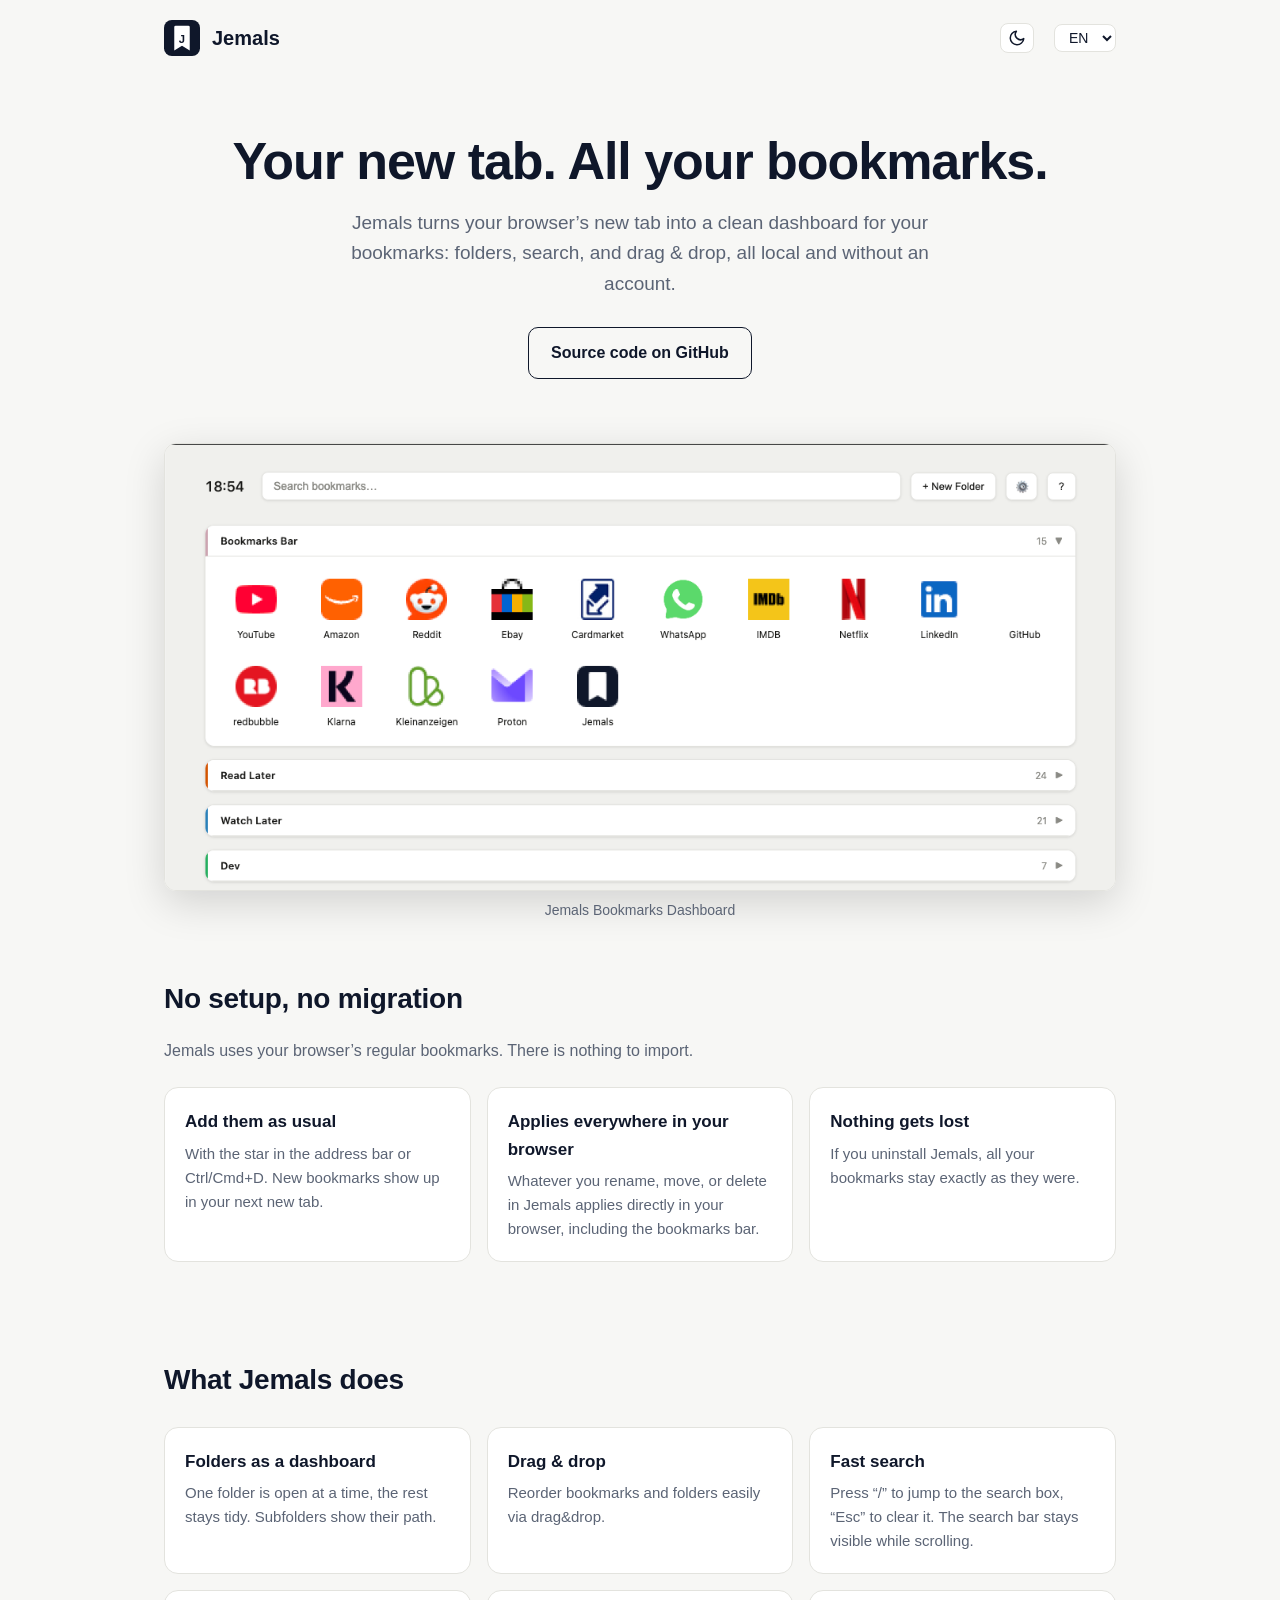
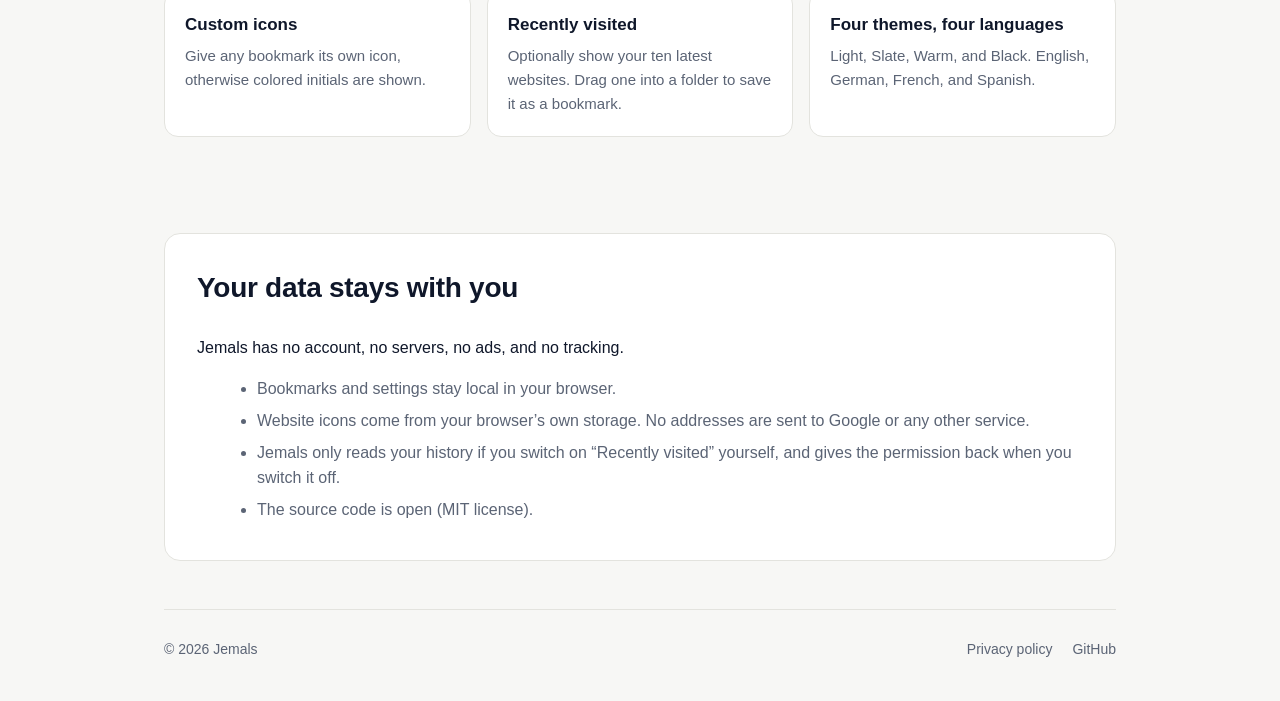
<file: docs/index.html>
<!DOCTYPE html>
<html lang="en">
<head>
<meta charset="UTF-8">
<meta name="viewport" content="width=device-width, initial-scale=1">
<title>Jemals – Bookmarks-Dashboard</title>
<meta name="description" content="Jemals turns your browser’s new tab into a clean dashboard for your bookmarks: folders, search, and drag & drop, all local and without an account.">
<meta name="google-site-verification" content="6uWKDqx0AWr7dTHzBBX1zP5_zTgdkDZhxnO7-qBHXiU" />
<link rel="icon" href="data:image/svg+xml,%3Csvg xmlns='http://www.w3.org/2000/svg' viewBox='0 0 512 512'%3E%3Crect width='512' height='512' rx='112' fill='%230f172a'/%3E%3Cpath d='M166 80h180a20 20 0 0 1 20 20v332l-110-65-110 65V100a20 20 0 0 1 20-20z' fill='%23fff'/%3E%3C/svg%3E">
<style>
:root{color-scheme:light;--bg:#f7f7f5;--surface:#fff;--text:#0f172a;--muted:#5b6475;--border:#e3e3de;--accent:#0f172a;--on-accent:#fff}
@media (prefers-color-scheme:dark){:root:not([data-theme="light"]){color-scheme:dark;--bg:#0b1120;--surface:#131c31;--text:#e8ecf4;--muted:#9aa5bb;--border:#243049;--accent:#e8ecf4;--on-accent:#0b1120}}
:root[data-theme="dark"]{color-scheme:dark;--bg:#0b1120;--surface:#131c31;--text:#e8ecf4;--muted:#9aa5bb;--border:#243049;--accent:#e8ecf4;--on-accent:#0b1120}
*{box-sizing:border-box;margin:0}
html{scroll-behavior:smooth}
body{background:var(--bg);color:var(--text);font:16px/1.6 -apple-system,BlinkMacSystemFont,"Segoe UI",Roboto,Helvetica,Arial,sans-serif}
a{color:inherit}
.wrap{max-width:1000px;margin:0 auto;padding:0 24px}
header{display:flex;align-items:center;gap:20px;padding:20px 0}
.brand{display:flex;align-items:center;gap:12px;font-weight:700;font-size:20px;text-decoration:none;margin-right:auto}
.brand svg{width:36px;height:36px}
nav{display:flex;gap:20px;font-size:15px}
nav a{color:var(--muted);text-decoration:none}nav a:hover{color:var(--text)}
.lang{border:1px solid var(--border);background:var(--surface);color:var(--text);border-radius:8px;padding:4px 10px;font:inherit;font-size:14px;cursor:pointer}
.theme{display:flex;align-items:center;justify-content:center;width:34px;height:30px;border:1px solid var(--border);background:var(--surface);color:var(--text);border-radius:8px;cursor:pointer}
.theme svg{width:18px;height:18px}
.theme .sun{display:none}
:root[data-theme="dark"] .theme .sun{display:block}
:root[data-theme="dark"] .theme .moon{display:none}
.hero{text-align:center;padding:56px 0 40px}
.hero h1{font-size:clamp(32px,6vw,52px);line-height:1.15;letter-spacing:-.02em;max-width:16em;margin:0 auto 16px}
.hero p{color:var(--muted);font-size:19px;max-width:34em;margin:0 auto 28px}
.cta{display:flex;gap:12px;justify-content:center;flex-wrap:wrap}
.btn{display:inline-block;padding:12px 22px;border-radius:10px;font-weight:600;text-decoration:none;border:1px solid var(--accent)}
.btn.primary{background:var(--accent);color:var(--on-accent)}
.btn:hover{opacity:.85}
.shots{display:grid;gap:20px;margin:24px 0 8px}
.shots figure{margin:0}
.shots img{width:100%;height:auto;display:block;border-radius:12px;border:1px solid var(--border);box-shadow:0 12px 40px rgba(0,0,0,.15)}
.shots figcaption{color:var(--muted);font-size:14px;margin-top:8px;text-align:center}
section{padding:48px 0}
h2{font-size:28px;letter-spacing:-.01em;margin-bottom:24px}
.grid{display:grid;grid-template-columns:repeat(auto-fit,minmax(260px,1fr));gap:16px}
.card{background:var(--surface);border:1px solid var(--border);border-radius:14px;padding:20px}
.card h3{font-size:17px;margin-bottom:6px}
.card p{color:var(--muted);font-size:15px}
.privacy{background:var(--surface);border:1px solid var(--border);border-radius:16px;padding:32px}
.privacy ul{margin:16px 0 0 20px;color:var(--muted)}
.privacy li{margin:6px 0}
footer{border-top:1px solid var(--border);padding:28px 0 40px;color:var(--muted);font-size:14px;display:flex;gap:20px;flex-wrap:wrap}
footer a{text-decoration:none}footer a:hover{color:var(--text)}
footer .spacer{margin-right:auto}
[hidden]{display:none!important}
</style>
</head>
<body>
<div class="wrap">
  <header>
    <a class="brand" href="#top" id="top">
      <svg viewBox="0 0 512 512" aria-hidden="true"><rect width="512" height="512" rx="112" fill="#0f172a"/><path d="M166 80h180a20 20 0 0 1 20 20v332l-110-65-110 65V100a20 20 0 0 1 20-20z" fill="#fff"/><text x="256" y="275" fill="#0f172a" font-family="-apple-system,BlinkMacSystemFont,Segoe UI,Roboto,Helvetica,Arial,sans-serif" font-weight="800" font-size="160" text-anchor="middle" dominant-baseline="central">J</text></svg>
      Jemals
    </a>
<!---   
    <nav>
      <a href="#features" data-t="nav_features">Funktionen</a>
      <a href="#privacy" data-t="nav_privacy">Datenschutz</a>
      <a data-link="github" data-t="nav_source" hidden>Quellcode</a>
    </nav> 
--> 
    <button class="theme" id="theme" type="button" title="Hell/Dunkel wechseln" aria-label="Hell/Dunkel wechseln">
      <svg class="moon" viewBox="0 0 24 24" fill="none" stroke="currentColor" stroke-width="2" stroke-linecap="round" stroke-linejoin="round" aria-hidden="true"><path d="M21 12.8A9 9 0 1 1 11.2 3a7 7 0 0 0 9.8 9.8z"/></svg>
      <svg class="sun" viewBox="0 0 24 24" fill="none" stroke="currentColor" stroke-width="2" stroke-linecap="round" stroke-linejoin="round" aria-hidden="true"><circle cx="12" cy="12" r="4"/><path d="M12 2v2M12 20v2M4.9 4.9l1.4 1.4M17.7 17.7l1.4 1.4M2 12h2M20 12h2M4.9 19.1l1.4-1.4M17.7 6.3l1.4-1.4"/></svg>
    </button>
    <select class="lang" id="lang" aria-label="Sprache / Language">
      <option value="de">DE</option>
      <option value="en">EN</option>
    </select>
  </header>

  <main>
    <div class="hero">
      <h1 data-t="h1">Dein neuer Tab. Alle deine Lesezeichen.</h1>
      <p data-t="lead">Jemals macht den neuen Tab in Deinem Browser zum übersichtlichen Dashboard für deine Lesezeichen: Ordner, Suche und Drag &amp; Drop, alles lokal und ohne Konto.</p>
      <div class="cta">
        <a class="btn primary" data-link="store" data-t="cta_store" hidden>Im Chrome Web Store installieren</a>
        <a class="btn" data-link="github" data-t="cta_source" hidden>Quellcode auf GitHub</a>
      </div>
    </div>

    <div class="shots">
      <figure>
        <img src="screenshots/dashboard.png" alt="Jemals Dashboard" onerror="this.closest('figure').hidden=true">
        <figcaption data-t="shot1">Jemals Lesezeichen Dashboard</figcaption>
      </figure>
    </div>

    <section id="how">
      <h2 data-t="h_how">Keine Einrichtung, kein Umzug</h2>
      <p style="color:var(--muted);margin:-8px 0 24px" data-t="p_how">Jemals nutzt die ganz normalen Lesezeichen von Deinem Browser. Es gibt nichts zu importieren.</p>
      <div class="grid">
        <div class="card"><h3 data-t="h1t">Neu anlegen wie gewohnt</h3><p data-t="h1p">Mit dem Stern in der Adressleiste oder mit Strg/Cmd+D. Neue Lesezeichen erscheinen im nächsten neuen Tab.</p></div>
        <div class="card"><h3 data-t="h2t">Gilt überall in Chrome</h3><p data-t="h2p">Was du in Jemals umbenennst, verschiebst oder löschst, gilt direkt in Deinem Browser, auch in der Lesezeichenleiste.</p></div>
        <div class="card"><h3 data-t="h3t">Nichts geht verloren</h3><p data-t="h3p">Deinstallierst du Jemals, bleiben alle Lesezeichen unverändert erhalten.</p></div>
      </div>
    </section>

    <section id="features">
      <h2 data-t="h_features">Was Jemals kann</h2>
      <div class="grid">
        <div class="card"><h3 data-t="f1t">Ordner als Dashboard</h3><p data-t="f1">Immer ein Ordner ist offen, der Rest bleibt aufgeräumt. Unterordner erscheinen mit Pfad.</p></div>
        <div class="card"><h3 data-t="f2t">Drag &amp; Drop</h3><p data-t="f2">Lesezeichen und Ordner einfach umsortieren per drag&drop.</p></div>
        <div class="card"><h3 data-t="f3t">Schnelle Suche</h3><p data-t="f3">Mit „/“ ins Suchfeld springen, mit „Esc“ leeren. Die Suchleiste bleibt beim Scrollen sichtbar.</p></div>
        <div class="card"><h3 data-t="f4t">Eigene Icons</h3><p data-t="f4">Pro Lesezeichen ein eigenes Icon, sonst erscheinen farbige Initialen.</p></div>
        <div class="card"><h3 data-t="f5t">Zuletzt besucht</h3><p data-t="f5">Optional die zehn jüngsten Websites. Per Drag &amp; Drop wird daraus ein Lesezeichen.</p></div>
        <div class="card"><h3 data-t="f6t">Vier Themes, vier Sprachen</h3><p data-t="f6">Hell, Slate, Warm und Schwarz. Deutsch, Englisch, Französisch und Spanisch.</p></div>
      </div>
    </section>

    <section id="privacy">
      <div class="privacy">
        <h2 data-t="h_privacy">Deine Daten bleiben bei dir</h2>
        <p data-t="p_privacy">Jemals hat kein Konto, keine Server, keine Werbung und kein Tracking.</p>
        <ul>
          <li data-t="pr1">Lesezeichen und Einstellungen bleiben lokal im Browser.</li>
          <li data-t="pr2">Website-Icons kommen aus dem browser-eigenen eigenem Speicher. Es werden keine Adressen an Google oder andere Dienste gesendet.</li>
          <li data-t="pr3">Den Verlauf liest Jemals nur, wenn du „Zuletzt besucht“ selbst einschaltest, und gibt die Berechtigung beim Ausschalten wieder ab.</li>
          <li data-t="pr4">Der Quellcode ist offen (MIT-Lizenz).</li>
        </ul>
      </div>
    </section>
  </main>

  <footer>
    <span class="spacer">© 2026 Jemals</span>
    <a data-link="privacy" data-t="f_privacy" hidden>Datenschutzerklärung</a>
    <a data-link="github" data-t="f_source" hidden>GitHub</a>
    <a data-link="mail" data-t="f_contact" hidden>Kontakt</a>
  </footer>
</div>

<script>
// ── Hier anpassen. Leer lassen = Link wird ausgeblendet. ──
const LINKS = {
  store:   '',  // Chrome-Web-Store-URL, sobald die Erweiterung veröffentlicht ist
  github:  'https://github.com/isarisariver/jemals',  // https://github.com/isarisariver/jemals
  privacy: 'https://isarisariver.github.io/jemals/privacy-policy.html',  // Link zur Datenschutzerklärung
  mail:    ''   // mailto:du@example.com
};

const T = {
  de:{theme:'Hell/Dunkel wechseln',nav_features:'Funktionen',nav_privacy:'Datenschutz',nav_source:'Quellcode',
    h1:'Dein neuer Tab. Alle deine Lesezeichen.',
    lead:'Jemals macht den neuen Tab in Deinem Browser zum übersichtlichen Dashboard für deine Lesezeichen: Ordner, Suche und Drag & Drop, alles lokal und ohne Konto.',
    cta_store:'Im Chrome Web Store installieren',cta_source:'Quellcode auf GitHub',
    shot1:'Ein Ordner offen, die anderen aufgeräumt zugeklappt',
    h_how:'Keine Einrichtung, kein Umzug',p_how:'Jemals nutzt die ganz normalen Lesezeichen von Deinem Browser. Es gibt nichts zu importieren.',
    h1t:'Neu anlegen wie gewohnt',h1p:'Mit dem Stern in der Adressleiste oder mit Strg/Cmd+D. Neue Lesezeichen erscheinen im nächsten neuen Tab.',
    h2t:'Gilt überall in Deinem Browser',h2p:'Was du in Jemals umbenennst, verschiebst oder löschst, gilt direkt im Browser, auch in der Lesezeichenleiste.',
    h3t:'Nichts geht verloren',h3p:'Deinstallierst du Jemals, bleiben alle Lesezeichen unverändert erhalten.',
    h_features:'Was Jemals kann',
    f1t:'Ordner als Dashboard',f1:'Immer ein Ordner ist offen, der Rest bleibt aufgeräumt. Unterordner erscheinen mit Pfad.',
    f2t:'Drag & Drop',f2:'Lesezeichen und Ordner einfach umsortieren per drag&drop.',
    f3t:'Schnelle Suche',f3:'Mit „/“ ins Suchfeld springen, mit „Esc“ leeren. Die Suchleiste bleibt beim Scrollen sichtbar.',
    f4t:'Eigene Icons',f4:'Pro Lesezeichen ein eigenes Icon, sonst erscheinen farbige Initialen.',
    f5t:'Zuletzt besucht',f5:'Optional die zehn jüngsten Websites. Per Drag & Drop wird daraus ein Lesezeichen.',
    f6t:'Vier Themes, vier Sprachen',f6:'Hell, Slate, Warm und Schwarz. Deutsch, Englisch, Französisch und Spanisch.',
    h_privacy:'Deine Daten bleiben bei dir',p_privacy:'Jemals hat kein Konto, keine Server, keine Werbung und kein Tracking.',
    pr1:'Lesezeichen und Einstellungen bleiben lokal im Browser.',
    pr2:'Website-Icons kommen aus Deinem Browser eigenem Speicher. Es werden keine Adressen an Google oder andere Dienste gesendet.',
    pr3:'Den Verlauf liest Jemals nur, wenn du „Zuletzt besucht“ selbst einschaltest, und gibt die Berechtigung beim Ausschalten wieder ab.',
    pr4:'Der Quellcode ist offen (MIT-Lizenz).',
    f_privacy:'Datenschutzerklärung',f_source:'GitHub',f_contact:'Kontakt'},
  en:{theme:'Switch light/dark',nav_features:'Features',nav_privacy:'Privacy',nav_source:'Source code',
    h1:'Your new tab. All your bookmarks.',
    lead:'Jemals turns your browser’s new tab into a clean dashboard for your bookmarks: folders, search, and drag & drop, all local and without an account.',
    cta_store:'Install from the Chrome Web Store',cta_source:'Source code on GitHub',
    shot1:'Jemals Bookmarks Dashboard',
    h_how:'No setup, no migration',p_how:'Jemals uses your browser’s regular bookmarks. There is nothing to import.',
    h1t:'Add them as usual',h1p:'With the star in the address bar or Ctrl/Cmd+D. New bookmarks show up in your next new tab.',
    h2t:'Applies everywhere in your browser',h2p:'Whatever you rename, move, or delete in Jemals applies directly in your browser, including the bookmarks bar.',
    h3t:'Nothing gets lost',h3p:'If you uninstall Jemals, all your bookmarks stay exactly as they were.',
    h_features:'What Jemals does',
    f1t:'Folders as a dashboard',f1:'One folder is open at a time, the rest stays tidy. Subfolders show their path.',
    f2t:'Drag & drop',f2:'Reorder bookmarks and folders easily via drag&drop.',
    f3t:'Fast search',f3:'Press “/” to jump to the search box, “Esc” to clear it. The search bar stays visible while scrolling.',
    f4t:'Custom icons',f4:'Give any bookmark its own icon, otherwise colored initials are shown.',
    f5t:'Recently visited',f5:'Optionally show your ten latest websites. Drag one into a folder to save it as a bookmark.',
    f6t:'Four themes, four languages',f6:'Light, Slate, Warm, and Black. English, German, French, and Spanish.',
    h_privacy:'Your data stays with you',p_privacy:'Jemals has no account, no servers, no ads, and no tracking.',
    pr1:'Bookmarks and settings stay local in your browser.',
    pr2:'Website icons come from your browser’s own storage. No addresses are sent to Google or any other service.',
    pr3:'Jemals only reads your history if you switch on “Recently visited” yourself, and gives the permission back when you switch it off.',
    pr4:'The source code is open (MIT license).',
    f_privacy:'Privacy policy',f_source:'GitHub',f_contact:'Contact'}
};

function setLang(l){
  document.documentElement.lang = l;
  document.getElementById('lang').value = l;
  document.querySelectorAll('[data-t]').forEach(el => { el.textContent = T[l][el.dataset.t]; });
  const tb = document.getElementById('theme'); tb.title = T[l].theme; tb.setAttribute('aria-label', T[l].theme);
  document.querySelector('img[alt]').alt = l === 'de' ? 'Jemals Dashboard' : 'Jemals dashboard';
}
document.getElementById('lang').addEventListener('change', e => { setLang(e.target.value); try{localStorage.setItem('lang',e.target.value)}catch{} });
let saved = null; try{ saved = localStorage.getItem('lang') }catch{}
setLang(saved || ((navigator.language || 'de').toLowerCase().startsWith('de') ? 'de' : 'en'));

// Hell/Dunkel: Standard folgt dem System, der Button setzt es von Hand und merkt es sich
const root = document.documentElement;
let theme = null; try{ theme = localStorage.getItem('theme') }catch{}
root.dataset.theme = theme || (matchMedia('(prefers-color-scheme: dark)').matches ? 'dark' : 'light');
document.getElementById('theme').addEventListener('click', () => {
  const next = root.dataset.theme === 'dark' ? 'light' : 'dark';
  root.dataset.theme = next;
  try{ localStorage.setItem('theme', next) }catch{}
});

document.querySelectorAll('[data-link]').forEach(el => {
  const url = LINKS[el.dataset.link];
  if (url) { el.href = url; el.hidden = false; }
});
</script>
</body>
</html>
</file>
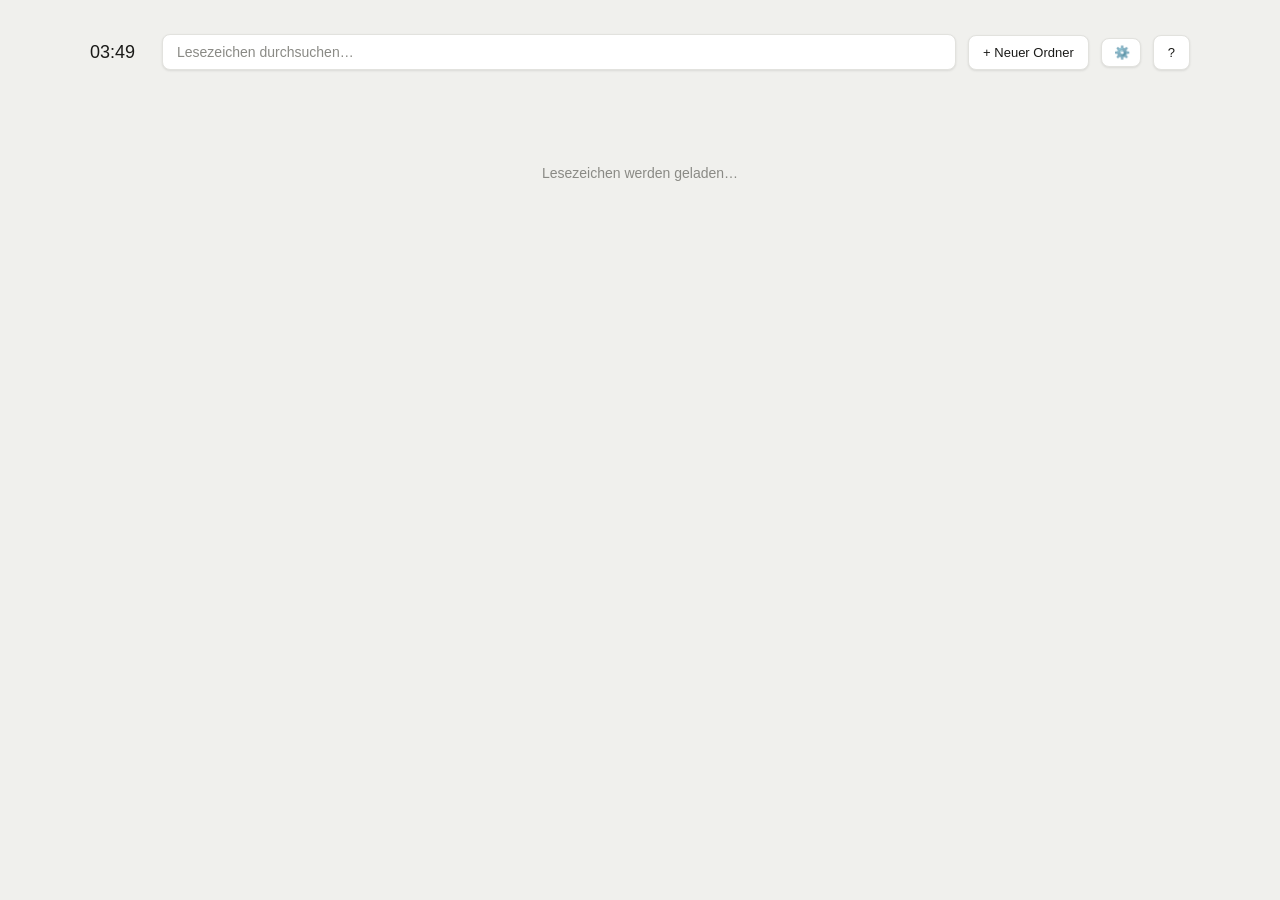
<file: newtab.html>
<!DOCTYPE html>
<html lang="de">
<head>
<meta charset="UTF-8">
<meta name="viewport" content="width=device-width, initial-scale=1.0">
<title>Jemals</title>
<link rel="stylesheet" href="newtab.css">
<link rel="icon" type="image/svg+xml" href="favicon.svg">
</head>
<body>
<div id="app">
  <div class="top-bar">
    <span class="clock" id="clock"></span>
    <input id="search" type="text" placeholder="Lesezeichen durchsuchen…" />
    <button id="btn-new-folder">+ Neuer Ordner</button>
    <button id="btn-settings" title="Einstellungen">⚙️</button>
    <button id="btn-help" title="Hilfe">?</button>
  </div>
  <div id="dashboard"><div id="loading">Lesezeichen werden geladen…</div></div>
</div>

<div id="ctx-menu">
  <div class="ctx-item" id="ctx-rename">Umbenennen</div>
  <div class="ctx-item" id="ctx-edit-url" style="display:none">URL ändern</div>
  <div class="ctx-item" id="ctx-change-icon" style="display:none">Icon ändern…</div>
  <div class="ctx-item" id="ctx-reset-icon" style="display:none">Icon zurücksetzen</div>
  <div class="ctx-item" id="ctx-open-all" style="display:none">Alle öffnen</div>
  <div class="ctx-item" id="ctx-sort" style="display:none">Alphabetisch sortieren</div>
  <div class="ctx-item" id="ctx-color" style="display:none">Farbe ändern…</div>
  <div class="ctx-sep"></div>
  <div class="ctx-item danger" id="ctx-delete">Löschen</div>
</div>

<div id="modal-overlay">
  <div id="modal">
    <h3 id="modal-title"></h3>
    <div id="modal-body"></div>
    <div class="modal-actions">
      <button class="btn btn-cancel" id="modal-cancel">Abbrechen</button>
      <button class="btn btn-confirm" id="modal-confirm">Speichern</button>
    </div>
  </div>
</div>

<!-- Settings Modal -->
<div id="settings-overlay">
  <div id="settings-modal">
    <div id="settings-header">
      <h3 id="settings-title">Einstellungen</h3>
      <button id="settings-close">✕</button>
    </div>
    <div id="settings-body">

      <!-- Theme -->
      <div class="settings-section">
        <div class="settings-section-title" id="st-appearance">Erscheinungsbild</div>
        <div class="settings-row">
          <label class="settings-label" id="st-theme">Theme</label>
          <select class="settings-select" id="settings-theme">
            <option value="light">☀️ Light</option>
            <option value="slate">🌙 Slate</option>
            <option value="warm">🟤 Warm</option>
            <option value="black">⬛ Black</option>
          </select>
        </div>
        <div class="settings-row">
          <label class="settings-label" id="st-lang">Sprache</label>
          <select class="settings-select" id="settings-lang">
            <option value="auto">🌐 Auto</option>
            <option value="de">🇩🇪 Deutsch</option>
            <option value="en">🇬🇧 English</option>
            <option value="fr">🇫🇷 Français</option>
            <option value="es">🇪🇸 Español</option>
          </select>
        </div>
      </div>

      <!-- Uhrzeit -->
      <div class="settings-section">
        <div class="settings-section-title" id="st-clock-section">Uhrzeit</div>
        <div class="settings-row">
          <label class="settings-label" id="st-clock-format">Format</label>
          <div class="settings-toggle-group">
            <button class="toggle-btn active" id="toggle-24h">24h</button>
            <button class="toggle-btn" id="toggle-12h">12h</button>
          </div>
        </div>
      </div>

      <!-- Verhalten -->
      <div class="settings-section">
        <div class="settings-section-title" id="st-behavior">Verhalten</div>
        <div class="settings-row">
          <div>
            <div class="settings-label" id="st-open-tab">Links öffnen</div>
            <div class="settings-hint" id="st-open-tab-hint">Im gleichen oder einem neuen Tab</div>
          </div>
          <div class="settings-toggle-group">
            <button class="toggle-btn active" id="toggle-same-tab">Gleicher Tab</button>
            <button class="toggle-btn" id="toggle-new-tab">Neuer Tab</button>
          </div>
        </div>
        <div class="settings-row">
          <div>
            <div class="settings-label" id="st-animations">Animationen</div>
            <div class="settings-hint" id="st-animations-hint">Ordner öffnen/schließen animieren</div>
          </div>
          <label class="switch">
            <input type="checkbox" id="toggle-animations" checked>
            <span class="slider"></span>
          </label>
        </div>
      </div>

      <!-- Sektionen -->
      <div class="settings-section">
        <div class="settings-section-title" id="st-sections">Sektionen</div>
        <div class="settings-row">
          <div>
            <div class="settings-label" id="st-recently-visited">Zuletzt besucht</div>
            <div class="settings-hint" id="st-recently-visited-hint">Zeigt kürzlich besuchte Seiten oben an</div>
          </div>
          <label class="switch">
            <input type="checkbox" id="toggle-recent">
            <span class="slider"></span>
          </label>
        </div>
        <div class="settings-row">
          <div>
            <div class="settings-label" id="st-default-folder">Standard-Ordner</div>
            <div class="settings-hint" id="st-default-folder-hint">Standardmäßig aufgeklappter Ordner</div>
          </div>
          <select class="settings-select" id="settings-default-folder">
            <option value="1">Bookmarks Bar</option>
          </select>
        </div>
      </div>

      <!-- Ordner ausblenden -->
      <div class="settings-section">
        <div class="settings-section-title" id="st-hidden-folders">Ordner ausblenden</div>
        <div class="settings-hint" style="padding: 0 0 12px" id="st-hidden-folders-hint">Ausgeblendete Ordner werden nicht angezeigt</div>
        <div id="settings-folder-list">
          <!-- Wird dynamisch befüllt -->
        </div>
      </div>

    </div>
  </div>
</div>

<!-- Help Modal -->
<div id="help-overlay">
  <div id="help-modal">
    <div id="help-header">
      <h3>Jemals — Übersicht</h3>
      <button id="help-close">✕</button>
    </div>
    <div id="help-body">
      <div class="help-section">
        <div class="help-icon">🖱️</div>
        <div>
          <div class="help-title">Navigieren</div>
          <div class="help-desc">Klick auf einen Ordner-Header öffnet ihn (alle anderen klappen zu). Nochmal klicken schließt ihn wieder.</div>
        </div>
      </div>
      <div class="help-section">
        <div class="help-icon">✋</div>
        <div>
          <div class="help-title">Drag & Drop</div>
          <div class="help-desc">Bookmarks innerhalb und zwischen Ordnern verschieben. Ordner-Reihenfolge durch Ziehen am Header ändern.</div>
        </div>
      </div>
      <div class="help-section">
        <div class="help-icon">🖱️²</div>
        <div>
          <div class="help-title">Rechtsklick auf Bookmark</div>
          <div class="help-desc">Umbenennen · URL ändern · Icon ändern · Icon zurücksetzen · Löschen</div>
        </div>
      </div>
      <div class="help-section">
        <div class="help-icon">🖱️²</div>
        <div>
          <div class="help-title">Rechtsklick auf Ordner</div>
          <div class="help-desc">Umbenennen · Alle Bookmarks auf einmal öffnen · Alphabetisch sortieren · Farbe ändern · Löschen</div>
        </div>
      </div>
      <div class="help-section">
        <div class="help-icon">⌨️</div>
        <div>
          <div class="help-title">Keyboard Shortcuts</div>
          <div class="help-desc"><kbd>/</kbd> Suche fokussieren &nbsp;·&nbsp; <kbd>Esc</kbd> Suche leeren</div>
        </div>
      </div>
      <div class="help-section">
        <div class="help-icon">🎨</div>
        <div>
          <div class="help-title">Themes</div>
          <div class="help-desc">Light · Slate · Warm · True Black — in den Einstellungen änderbar.</div>
        </div>
      </div>
      <div class="help-section">
        <div class="help-icon">🖼️</div>
        <div>
          <div class="help-title">Custom Icons</div>
          <div class="help-desc">Rechtsklick auf ein Bookmark → "Icon ändern" — eigenes Bild hochladen. Wird lokal gespeichert.</div>
        </div>
      </div>
    </div>
  </div>
</div>

<button id="btn-top" type="button" title="Nach oben" aria-label="Nach oben">
  <svg viewBox="0 0 24 24" width="20" height="20" fill="none" stroke="currentColor" stroke-width="2.5" stroke-linecap="round" stroke-linejoin="round" aria-hidden="true"><path d="M12 19V5M5 12l7-7 7 7"/></svg>
</button>

<script src="i18n.js"></script>
<script type="module" src="init.js"></script>
</body>
</html>
</file>
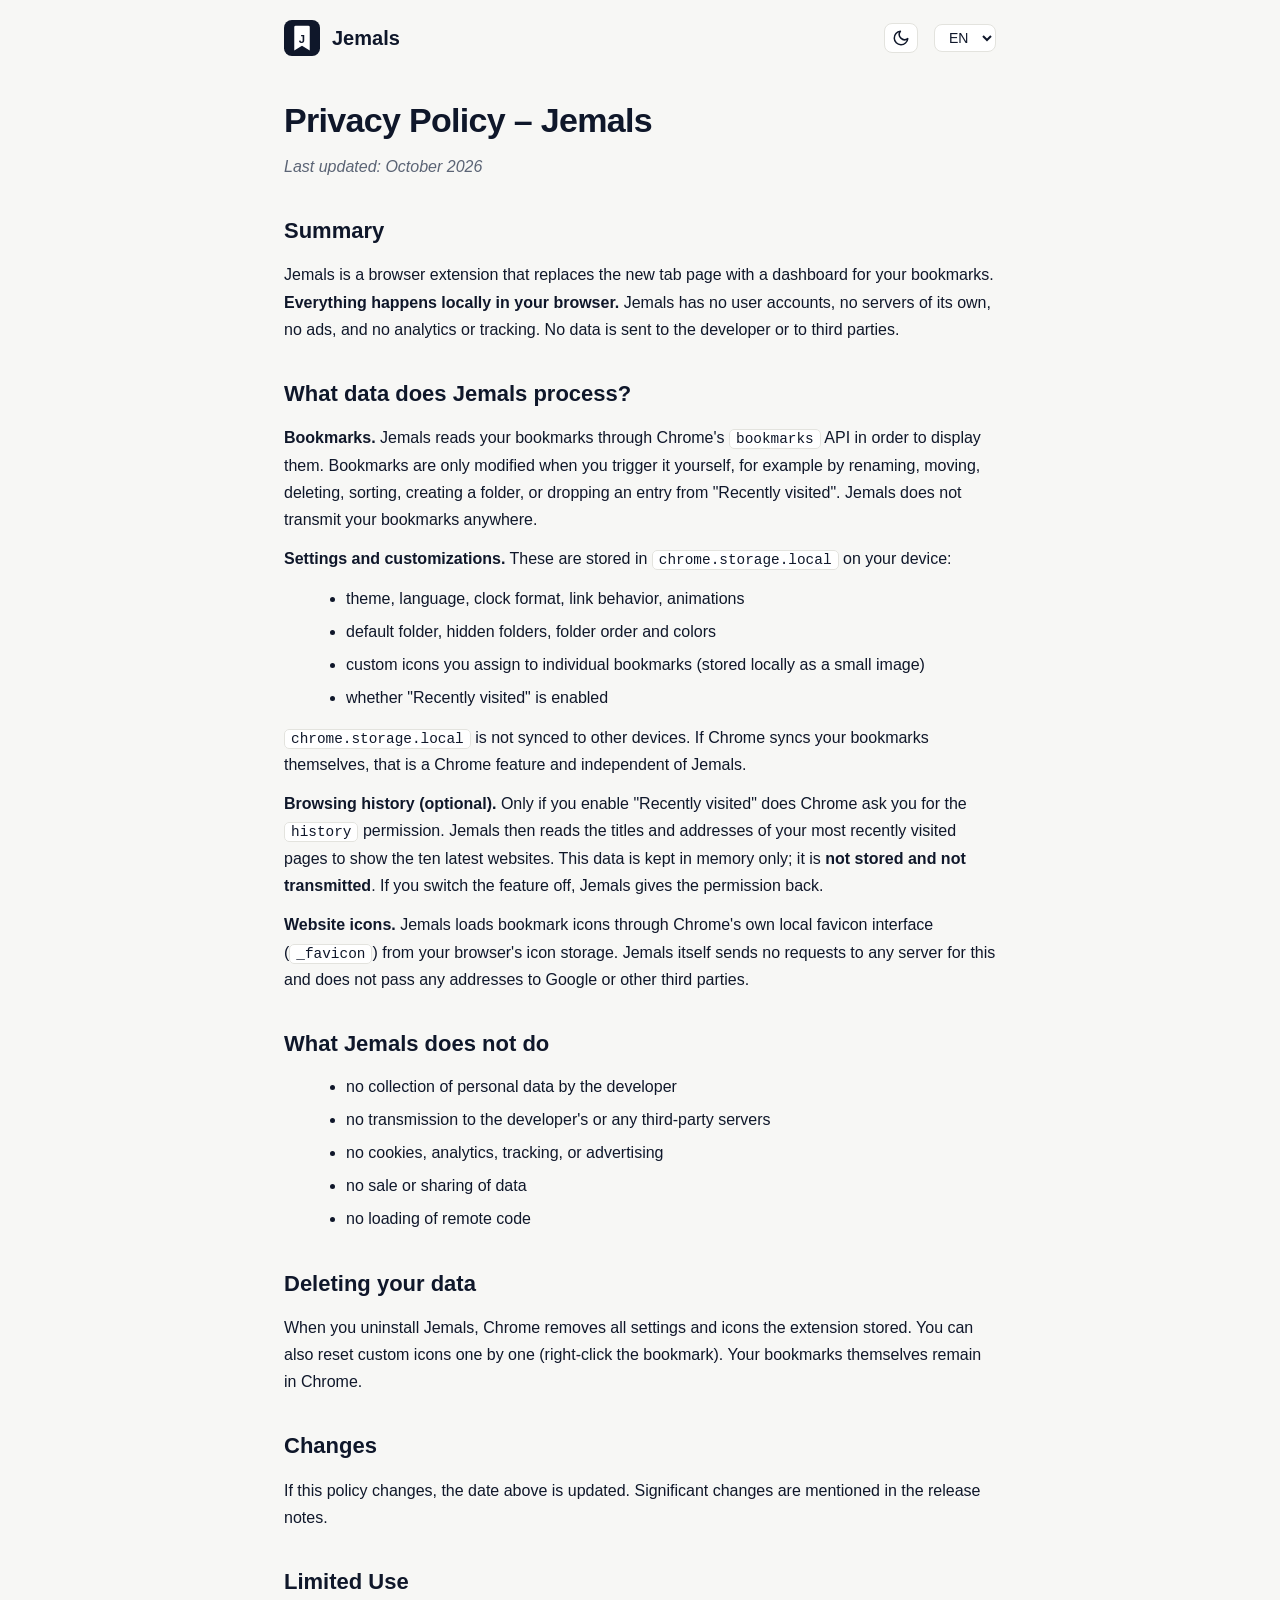
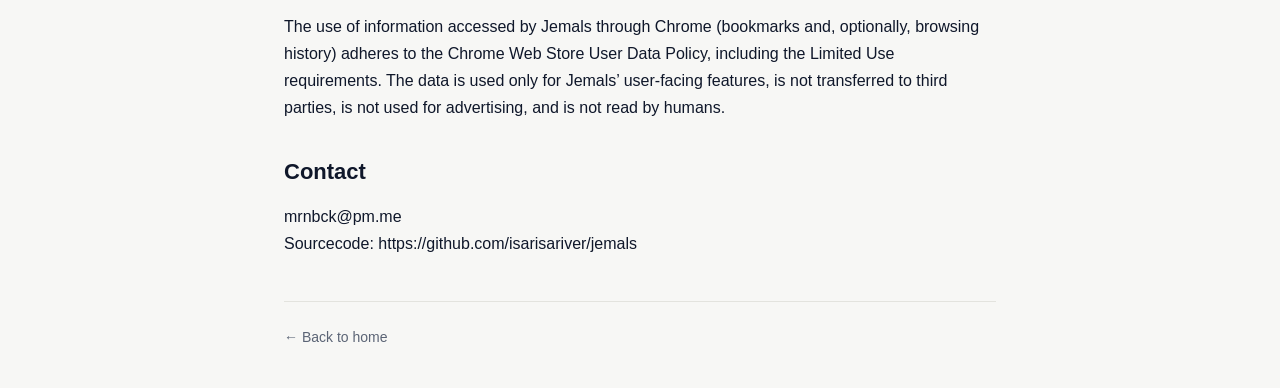
<file: docs/privacy-policy.html>
<!DOCTYPE html>
<html lang="de">
<head>
<meta charset="UTF-8">
<meta name="viewport" content="width=device-width, initial-scale=1">
<title>Datenschutzerklärung – Jemals</title>
<meta name="robots" content="index,follow">
<link rel="icon" href="data:image/svg+xml,%3Csvg xmlns='http://www.w3.org/2000/svg' viewBox='0 0 512 512'%3E%3Crect width='512' height='512' rx='112' fill='%230f172a'/%3E%3Cpath d='M166 80h180a20 20 0 0 1 20 20v332l-110-65-110 65V100a20 20 0 0 1 20-20z' fill='%23fff'/%3E%3C/svg%3E">
<style>
:root{color-scheme:light;--bg:#f7f7f5;--surface:#fff;--text:#0f172a;--muted:#5b6475;--border:#e3e3de;--accent:#0f172a}
@media (prefers-color-scheme:dark){:root:not([data-theme="light"]){color-scheme:dark;--bg:#0b1120;--surface:#131c31;--text:#e8ecf4;--muted:#9aa5bb;--border:#243049;--accent:#e8ecf4}}
:root[data-theme="dark"]{color-scheme:dark;--bg:#0b1120;--surface:#131c31;--text:#e8ecf4;--muted:#9aa5bb;--border:#243049;--accent:#e8ecf4}
*{box-sizing:border-box;margin:0}
body{background:var(--bg);color:var(--text);font:16px/1.7 -apple-system,BlinkMacSystemFont,"Segoe UI",Roboto,Helvetica,Arial,sans-serif}
a{color:inherit}
.wrap{max-width:760px;margin:0 auto;padding:0 24px}
header{display:flex;align-items:center;gap:16px;padding:20px 0}
.brand{display:flex;align-items:center;gap:12px;font-weight:700;font-size:20px;text-decoration:none;margin-right:auto}
.brand svg{width:36px;height:36px}
.lang,.theme{border:1px solid var(--border);background:var(--surface);color:var(--text);border-radius:8px;cursor:pointer;font:inherit}
.lang{padding:4px 10px;font-size:14px}
.theme{display:flex;align-items:center;justify-content:center;width:34px;height:30px}
.theme svg{width:18px;height:18px}
.theme .sun{display:none}
:root[data-theme="dark"] .theme .sun{display:block}
:root[data-theme="dark"] .theme .moon{display:none}
article{padding:24px 0 32px}
article h1{font-size:34px;line-height:1.2;letter-spacing:-.02em;margin-bottom:8px}
article h2{font-size:22px;margin:32px 0 10px}
article p{margin:12px 0}
article ul{margin:10px 0 10px 22px}
article li{margin:6px 0}
article em{color:var(--muted)}
article code{background:var(--surface);border:1px solid var(--border);border-radius:5px;padding:1px 6px;font-size:.9em}
footer{border-top:1px solid var(--border);padding:24px 0 40px;font-size:14px;color:var(--muted)}
footer a{text-decoration:none}footer a:hover{color:var(--text)}
[hidden]{display:none!important}
</style>
</head>
<body>
<div class="wrap">
  <header>
    <a class="brand" href="index.html">
      <svg viewBox="0 0 512 512" aria-hidden="true"><rect width="512" height="512" rx="112" fill="#0f172a"/><path d="M166 80h180a20 20 0 0 1 20 20v332l-110-65-110 65V100a20 20 0 0 1 20-20z" fill="#fff"/><text x="256" y="275" fill="#0f172a" font-family="-apple-system,BlinkMacSystemFont,Segoe UI,Roboto,Helvetica,Arial,sans-serif" font-weight="800" font-size="160" text-anchor="middle" dominant-baseline="central">J</text></svg>
      Jemals
    </a>
    <button class="theme" id="theme" type="button" title="Hell/Dunkel wechseln" aria-label="Hell/Dunkel wechseln">
      <svg class="moon" viewBox="0 0 24 24" fill="none" stroke="currentColor" stroke-width="2" stroke-linecap="round" stroke-linejoin="round" aria-hidden="true"><path d="M21 12.8A9 9 0 1 1 11.2 3a7 7 0 0 0 9.8 9.8z"/></svg>
      <svg class="sun" viewBox="0 0 24 24" fill="none" stroke="currentColor" stroke-width="2" stroke-linecap="round" stroke-linejoin="round" aria-hidden="true"><circle cx="12" cy="12" r="4"/><path d="M12 2v2M12 20v2M4.9 4.9l1.4 1.4M17.7 17.7l1.4 1.4M2 12h2M20 12h2M4.9 19.1l1.4-1.4M17.7 6.3l1.4-1.4"/></svg>
    </button>
    <select class="lang" id="lang" aria-label="Sprache / Language">
      <option value="de">DE</option>
      <option value="en">EN</option>
    </select>
  </header>

  <main>
<article lang="de" data-title="Datenschutzerklärung – Jemals">
<h1>Datenschutzerklärung – Jemals</h1>
<p><em>Stand: Oktober 2026</em></p>
<h2>Kurzfassung</h2>
<p>Jemals ist eine Browser-Erweiterung, die den neuen Tab durch ein Dashboard für deine Lesezeichen ersetzt. <strong>Alles passiert lokal in deinem Browser.</strong> Jemals hat kein Benutzerkonto, keine eigenen Server, keine Werbung, keine Analyse- oder Tracking-Werkzeuge. Es werden keine Daten an den Entwickler oder an Dritte übertragen.</p>
<h2>Welche Daten verarbeitet Jemals?</h2>
<p><strong>Lesezeichen.</strong> Jemals liest deine Lesezeichen über die Chrome-Schnittstelle <code>bookmarks</code>, um sie anzuzeigen. Lesezeichen werden nur dann geändert, wenn du es selbst auslöst, etwa durch Umbenennen, Verschieben, Löschen, Sortieren, das Anlegen eines Ordners oder das Ablegen eines Eintrags aus „Zuletzt besucht“. Die Lesezeichen verlassen dein Gerät nicht über Jemals.</p>
<p><strong>Einstellungen und Anpassungen.</strong> Diese werden in <code>chrome.storage.local</code> auf deinem Gerät gespeichert:</p>
<ul><li>Theme, Sprache, Uhrzeitformat, Verhalten beim Öffnen von Links, Animationen</li><li>Standard-Ordner, ausgeblendete Ordner, Reihenfolge und Farben der Ordner</li><li>eigene Icons, die du einzelnen Lesezeichen zuweist (als kleines Bild lokal gespeichert)</li><li>ob „Zuletzt besucht“ aktiviert ist</li></ul>
<p><code>chrome.storage.local</code> wird nicht mit anderen Geräten synchronisiert. Werden deine Lesezeichen selbst von Chrome synchronisiert, ist das eine Funktion von Chrome und unabhängig von Jemals.</p>
<p><strong>Browserverlauf (optional).</strong> Nur wenn du „Zuletzt besucht“ aktivierst, fragt Chrome dich nach der Berechtigung <code>history</code>. Jemals liest dann Titel und Adressen deiner zuletzt besuchten Seiten, um die zehn jüngsten Websites anzuzeigen. Diese Daten werden nur im Arbeitsspeicher gehalten, <strong>nicht gespeichert und nicht übertragen</strong>. Schaltest du die Funktion aus, gibt Jemals die Berechtigung wieder ab.</p>
<p><strong>Website-Icons.</strong> Die Icons der Lesezeichen lädt Jemals über Chromes eigene, lokale Favicon-Schnittstelle (<code>_favicon</code>) aus dem Icon-Speicher deines Browsers. Jemals selbst sendet dafür keine Anfragen an Server und gibt keine Adressen an Google oder andere Dritte weiter.</p>
<h2>Was Jemals nicht tut</h2>
<ul><li>keine Erhebung personenbezogener Daten durch den Entwickler</li><li>keine Übertragung an eigene oder fremde Server</li><li>keine Cookies, keine Analyse, kein Tracking, keine Werbung</li><li>kein Verkauf oder Weitergabe von Daten</li><li>kein Nachladen von Code aus dem Internet</li></ul>
<h2>Löschen deiner Daten</h2>
<p>Deinstallierst du Jemals, entfernt Chrome alle von der Erweiterung gespeicherten Einstellungen und Icons. Eigene Icons kannst du jederzeit einzeln zurücksetzen (Rechtsklick auf das Lesezeichen). Deine Lesezeichen selbst bleiben in Chrome erhalten.</p>
<h2>Änderungen</h2>
<p>Wird diese Erklärung geändert, steht das aktuelle Datum oben. Wesentliche Änderungen werden in den Versionshinweisen genannt.</p>
<h2>Eingeschränkte Nutzung (Limited Use)</h2>
<p>Die Nutzung von Informationen, auf die Jemals über Chrome zugreift (Lesezeichen und, optional, der Browserverlauf), erfolgt gemäß der Nutzerdaten-Richtlinie des Chrome Web Store, einschließlich der Anforderungen zur eingeschränkten Nutzung. Die Daten werden ausschließlich für die Funktionen von Jemals verwendet, nicht an Dritte übertragen, nicht für Werbung genutzt und von Menschen nicht eingesehen.</p>
<h2>Kontakt</h2>
<p>mrnbck@pm.me<br>
Quellcode: https://github.com/isarisariver/jemals</p>
</article>
<article lang="en" data-title="Privacy Policy – Jemals" hidden>
<h1>Privacy Policy – Jemals</h1>
<p><em>Last updated: October 2026</em></p>
<h2>Summary</h2>
<p>Jemals is a browser extension that replaces the new tab page with a dashboard for your bookmarks. <strong>Everything happens locally in your browser.</strong> Jemals has no user accounts, no servers of its own, no ads, and no analytics or tracking. No data is sent to the developer or to third parties.</p>
<h2>What data does Jemals process?</h2>
<p><strong>Bookmarks.</strong> Jemals reads your bookmarks through Chrome's <code>bookmarks</code> API in order to display them. Bookmarks are only modified when you trigger it yourself, for example by renaming, moving, deleting, sorting, creating a folder, or dropping an entry from "Recently visited". Jemals does not transmit your bookmarks anywhere.</p>
<p><strong>Settings and customizations.</strong> These are stored in <code>chrome.storage.local</code> on your device:</p>
<ul><li>theme, language, clock format, link behavior, animations</li><li>default folder, hidden folders, folder order and colors</li><li>custom icons you assign to individual bookmarks (stored locally as a small image)</li><li>whether "Recently visited" is enabled</li></ul>
<p><code>chrome.storage.local</code> is not synced to other devices. If Chrome syncs your bookmarks themselves, that is a Chrome feature and independent of Jemals.</p>
<p><strong>Browsing history (optional).</strong> Only if you enable "Recently visited" does Chrome ask you for the <code>history</code> permission. Jemals then reads the titles and addresses of your most recently visited pages to show the ten latest websites. This data is kept in memory only; it is <strong>not stored and not transmitted</strong>. If you switch the feature off, Jemals gives the permission back.</p>
<p><strong>Website icons.</strong> Jemals loads bookmark icons through Chrome's own local favicon interface (<code>_favicon</code>) from your browser's icon storage. Jemals itself sends no requests to any server for this and does not pass any addresses to Google or other third parties.</p>
<h2>What Jemals does not do</h2>
<ul><li>no collection of personal data by the developer</li><li>no transmission to the developer's or any third-party servers</li><li>no cookies, analytics, tracking, or advertising</li><li>no sale or sharing of data</li><li>no loading of remote code</li></ul>
<h2>Deleting your data</h2>
<p>When you uninstall Jemals, Chrome removes all settings and icons the extension stored. You can also reset custom icons one by one (right-click the bookmark). Your bookmarks themselves remain in Chrome.</p>
<h2>Changes</h2>
<p>If this policy changes, the date above is updated. Significant changes are mentioned in the release notes.</p>
<h2>Limited Use</h2>
<p>The use of information accessed by Jemals through Chrome (bookmarks and, optionally, browsing history) adheres to the Chrome Web Store User Data Policy, including the Limited Use requirements. The data is used only for Jemals’ user-facing features, is not transferred to third parties, is not used for advertising, and is not read by humans.</p>
<h2>Contact</h2>
<p>mrnbck@pm.me<br>
Sourcecode: https://github.com/isarisariver/jemals</p>
</article>
  </main>

  <footer>
    <a href="index.html" data-de="← Zur Startseite" data-en="← Back to home">← Zur Startseite</a>
  </footer>
</div>

<script>
const root = document.documentElement;
const langSel = document.getElementById('lang');
function setLang(l){
  root.lang = l; langSel.value = l;
  document.querySelectorAll('article[lang]').forEach(a => { a.hidden = a.lang !== l; });
  document.title = document.querySelector('article[lang="' + l + '"]').dataset.title;
  document.querySelectorAll('[data-de]').forEach(el => {
    el.textContent = el.hasAttribute('data-title') ? el.textContent : el.dataset[l];
    if (el.hasAttribute('data-title')) { el.title = el.dataset[l]; el.setAttribute('aria-label', el.dataset[l]); }
  });
}
langSel.addEventListener('change', e => { setLang(e.target.value); try{localStorage.setItem('lang', e.target.value)}catch{} });
let saved = null; try{ saved = localStorage.getItem('lang') }catch{}
setLang(saved || ((navigator.language || 'de').toLowerCase().startsWith('de') ? 'de' : 'en'));

let theme = null; try{ theme = localStorage.getItem('theme') }catch{}
root.dataset.theme = theme || (matchMedia('(prefers-color-scheme: dark)').matches ? 'dark' : 'light');
document.getElementById('theme').addEventListener('click', () => {
  const next = root.dataset.theme === 'dark' ? 'light' : 'dark';
  root.dataset.theme = next;
  try{ localStorage.setItem('theme', next) }catch{}
});
</script>
</body>
</html>
</file>
<file: newtab.css>
*, *::before, *::after { box-sizing: border-box; margin: 0; padding: 0; }

/* ─── Themes ────────────────────────────────────────────── */
:root {
  --bg: #f0f0ed;
  --surface: #ffffff;
  --border: #e2e2de;
  --text: #1a1a18;
  --muted: #8a8a85;
  --accent: #2d2d2a;
  --shadow: 0 1px 3px rgba(0,0,0,0.06), 0 1px 2px rgba(0,0,0,0.04);
  --radius: 12px;
}

/* Slate */
:root[data-theme="slate"] {
  --bg: #0f172a;
  --surface: #1e293b;
  --border: #334155;
  --text: #e2e8f0;
  --muted: #64748b;
  --accent: #e2e8f0;
  --shadow: 0 1px 3px rgba(0,0,0,0.4), 0 1px 2px rgba(0,0,0,0.3);
}

/* Warm */
:root[data-theme="warm"] {
  --bg: #18181b;
  --surface: #27272a;
  --border: #3f3f46;
  --text: #fafafa;
  --muted: #71717a;
  --accent: #fafafa;
  --shadow: 0 1px 3px rgba(0,0,0,0.4), 0 1px 2px rgba(0,0,0,0.3);
}

/* True Black */
:root[data-theme="black"] {
  --bg: #000000;
  --surface: #111111;
  --border: #222222;
  --text: #f5f5f5;
  --muted: #666666;
  --accent: #f5f5f5;
  --shadow: 0 1px 3px rgba(0,0,0,0.6), 0 1px 2px rgba(0,0,0,0.5);
}

@media (prefers-color-scheme: dark) {
  :root:not([data-theme="light"]):not([data-theme]) {
    --bg: #0f172a;
    --surface: #1e293b;
    --border: #334155;
    --text: #e2e8f0;
    --muted: #64748b;
    --accent: #e2e8f0;
    --shadow: 0 1px 3px rgba(0,0,0,0.4), 0 1px 2px rgba(0,0,0,0.3);
  }
}

/* ─── Base ──────────────────────────────────────────────── */
body {
  background: var(--bg);
  font-family: -apple-system, BlinkMacSystemFont, 'Segoe UI', sans-serif;
  color: var(--text);
  min-height: 100vh;
  padding: 1.25rem 2rem 2rem; /* oben weniger: die fixierte Top-Bar bringt eigenes Padding mit */
}

#app { max-width: 1100px; margin: 0 auto; }

/* ─── Top Bar ───────────────────────────────────────────── */
.top-bar {
  position: sticky;
  top: 0;
  z-index: 100;
  display: flex;
  align-items: center;
  gap: 12px;
  padding: 14px 0;
  margin-bottom: 1rem;
  background: var(--bg);
  border-bottom: 1px solid transparent;
  transition: background 0.3s ease, border-color 0.2s ease;
}
.top-bar.stuck { border-bottom-color: var(--border); }

.clock {
  font-size: 18px;
  font-weight: 500;
  color: var(--text);
  font-variant-numeric: tabular-nums;
  min-width: 60px;
}

#search {
  flex: 1;
  padding: 9px 14px;
  border-radius: 8px;
  border: 1px solid var(--border);
  background: var(--surface);
  font-size: 14px;
  color: var(--text);
  outline: none;
  box-shadow: var(--shadow);
  transition: border-color 0.15s;
}
#search:focus { border-color: #aaa; }
#search::placeholder { color: var(--muted); }

/* --- Buttons -------------------------------------------- */
#btn-new-folder, #theme-select, #btn-help {
  padding: 9px 14px;
  border-radius: 8px;
  border: 1px solid var(--border);
  background: var(--surface);
  font-size: 13px;
  color: var(--text);
  cursor: pointer;
  white-space: nowrap;
  box-shadow: var(--shadow);
  transition: background 0.12s;
}

#btn-settings {
  padding: 6px 10px 6px 12px;;
  border-radius: 8px;
  border: 1px solid var(--border);
  background: var(--surface);
  font-size: 13px;
  color: var(--text);
  cursor: pointer;
  white-space: nowrap;
  box-shadow: var(--shadow);
  transition: background 0.12s;
}

#btn-new-folder:hover, 
#btn-settings:hover,
#btn-help:hover { background: var(--border); }

#theme-select { appearance: none; padding-right: 10px; }
#theme-select option { background: var(--surface); color: var(--text); }

/* ─── Sections ──────────────────────────────────────────── */
.section {
  background: var(--surface);
  border-radius: var(--radius);
  border: 1px solid var(--border);
  margin-bottom: 1rem;
  box-shadow: var(--shadow);
  overflow: hidden;
  transition: border-color 0.15s;
}
.section.drag-over { border-color: #888; }
.section.dragging-sec { opacity: 0.4; }

.section-header {
  display: flex;
  align-items: center;
  gap: 10px;
  padding: 11px 16px;
  cursor: grab;
  user-select: none;
  border-bottom: 1px solid var(--border);
  border-left: 3px solid transparent;
  background: var(--surface);
}
.section-header:hover { background: var(--border); }
.section-header:active { cursor: grabbing; }

.section-title { font-size: 13px; font-weight: 600; color: var(--text); flex: 1; letter-spacing: 0.01em; }
.section-count { font-size: 12px; color: var(--muted); }
.toggle { font-size: 13px; color: var(--muted); transition: transform 0.2s; margin-left: auto; }
.section.collapsed .toggle { transform: rotate(-90deg); }

/* ─── Grid ──────────────────────────────────────────────── */
.section-grid {
  display: grid;
  grid-template-columns: repeat(auto-fill, minmax(96px, 1fr));
  gap: 4px;
  padding: 12px;
  overflow: hidden;
  transition: height 0.3s ease, opacity 0.3s ease, padding 0.3s;
}

.section-grid.drop-active { background: var(--border); }

/* ─── Items ─────────────────────────────────────────────── */
.item {
  display: flex;
  flex-direction: column;
  align-items: center;
  gap: 6px;
  padding: 10px 6px;
  border-radius: 8px;
  cursor: pointer;
  user-select: none;
  border: 1.5px solid transparent;
  transition: background 0.12s;
}
.item:hover { background: var(--border); }
.item.dragging { opacity: 0.25; }
.item.drop-before { border-left-color: var(--accent); }
.item.drop-after { border-right-color: var(--accent); }

.item-icon {
  width: 62px;
  height: 62px;
  border-radius: 10px;
  background: transparent;
  border: none;
  display: flex;
  align-items: center;
  justify-content: center;
  overflow: hidden;
}
.item-icon img { width: 52px; height: 52px; object-fit: contain; }

.item-label {
  font-size: 12px;
  color: var(--text);
  text-align: center;
  line-height: 1.3;
  max-width: 80px;
  overflow: hidden;
  display: -webkit-box;
  -webkit-line-clamp: 2;
  -webkit-box-orient: vertical;
}

.empty-msg {
  color: var(--muted);
  font-size: 12px;
  font-style: italic;
  text-align: center;
  padding: 12px;
  grid-column: 1/-1;
}

#loading { text-align: center; color: var(--muted); font-size: 14px; padding: 4rem; }

/* ─── Kontextmenü ───────────────────────────────────────── */
#ctx-menu {
  position: fixed;
  background: var(--surface);
  border: 1px solid var(--border);
  border-radius: 10px;
  box-shadow: 0 4px 16px rgba(0,0,0,0.12);
  padding: 4px;
  z-index: 1000;
  min-width: 160px;
  display: none;
}
#ctx-menu.visible { display: block; }

.ctx-item {
  padding: 8px 12px;
  font-size: 13px;
  border-radius: 6px;
  cursor: pointer;
  color: var(--text);
  transition: background 0.1s;
}
.ctx-item:hover { background: var(--bg); }
.ctx-item.danger { color: #c0392b; }
.ctx-sep { height: 1px; background: var(--border); margin: 4px 0; }

/* ─── Modal ─────────────────────────────────────────────── */
#modal-overlay {
  position: fixed;
  inset: 0;
  background: rgba(0,0,0,0.25);
  display: none;
  align-items: center;
  justify-content: center;
  z-index: 2000;
}
#modal-overlay.visible { display: flex; }

#modal {
  background: var(--surface);
  border-radius: 14px;
  padding: 24px;
  width: 360px;
  box-shadow: 0 8px 32px rgba(0,0,0,0.15);
}
#modal h3 { font-size: 15px; margin-bottom: 16px; color: var(--text); }

.modal-field { margin-bottom: 12px; }
.modal-field label { display: block; font-size: 12px; color: var(--muted); margin-bottom: 4px; }
.modal-field input {
  width: 100%;
  padding: 8px 10px;
  border-radius: 8px;
  border: 1px solid var(--border);
  font-size: 14px;
  color: var(--text);
  outline: none;
  background: var(--bg);
}
.modal-field input:focus { border-color: #aaa; }

.modal-actions { display: flex; gap: 8px; justify-content: flex-end; margin-top: 16px; }
.btn { padding: 8px 16px; border-radius: 8px; border: none; font-size: 13px; cursor: pointer; }
.btn-cancel { background: var(--bg); color: var(--muted); }
.btn-cancel:hover { background: var(--border); }
.btn-confirm { background: var(--accent); color: var(--bg); }
.btn-confirm:hover { opacity: 0.85; }
.btn-danger { background: #c0392b; color: white; }
.btn-danger:hover { opacity: 0.85; }

/* ─── Tooltip ───────────────────────────────────────────── */
#bm-tooltip {
  position: fixed;
  z-index: 9999;
  background: var(--surface);
  border: 1px solid var(--border);
  border-radius: 8px;
  padding: 8px 10px;
  box-shadow: 0 4px 16px rgba(0,0,0,0.15);
  pointer-events: none;
  display: none;
  max-width: 280px;
}
#bm-tooltip.visible { display: block; }
.tt-title { font-size: 12px; font-weight: 600; color: var(--text); margin-bottom: 3px; word-break: break-word; }
.tt-url { font-size: 11px; color: var(--muted); word-break: break-all; }

/* ─── Theme Transition ──────────────────────────────────── */
body, .section, .section-header, .item, #ctx-menu, #modal, #search,
#btn-new-folder, #theme-select, #bm-tooltip, .section-grid, #modal-overlay {
  transition: background 0.3s ease, border-color 0.3s ease, color 0.3s ease;
}

/* ─── Drag & Drop Indikator ─────────────────────────────── */
.item.drop-before,
.item.drop-after {
  border-color: transparent;
  position: relative;
}

.item.drop-before::before,
.item.drop-after::after {
  content: '';
  position: absolute;
  top: 8px;
  bottom: 8px;
  width: 2px;
  background: var(--text);
  border-radius: 2px;
}

.item.drop-before::before { left: -3px; }
.item.drop-after::after  { right: -3px; }

/* Custom drag ghost */
#drag-ghost {
  position: fixed;
  pointer-events: none;
  z-index: 9998;
  display: none;
  flex-direction: column;
  align-items: center;
  gap: 4px;
  opacity: 0.85;
  background: var(--surface);
  border: 1px solid var(--border);
  border-radius: 10px;
  padding: 8px;
  box-shadow: 0 8px 24px rgba(0,0,0,0.25);
  min-width: 72px;
  text-align: center;
}
#drag-ghost img { width: 36px; height: 36px; object-fit: contain; }
#drag-ghost span { font-size: 11px; color: var(--text); max-width: 70px; overflow: hidden; white-space: nowrap; text-overflow: ellipsis; }

/* ─── Help Modal ────────────────────────────────────────── */
#help-overlay {
  position: fixed; inset: 0;
  background: rgba(0,0,0,0.4);
  display: none;
  align-items: center;
  justify-content: center;
  z-index: 3000;
}
#help-overlay.visible { display: flex; }

#help-modal {
  background: var(--surface);
  border-radius: 16px;
  width: 480px;
  max-height: 80vh;
  overflow-y: auto;
  box-shadow: 0 16px 48px rgba(0,0,0,0.25);
  border: 1px solid var(--border);
}

#help-header {
  display: flex;
  align-items: center;
  justify-content: space-between;
  padding: 20px 24px 16px;
  border-bottom: 1px solid var(--border);
  position: sticky;
  top: 0;
  background: var(--surface);
}
#help-header h3 { font-size: 15px; color: var(--text); }
#help-close {
  background: none;
  border: none;
  color: var(--muted);
  cursor: pointer;
  font-size: 16px;
  padding: 4px;
  line-height: 1;
}
#help-close:hover { color: var(--text); }

#help-body { padding: 16px 24px 24px; }

.help-section {
  display: flex;
  gap: 16px;
  padding: 12px 0;
  border-bottom: 1px solid var(--border);
}
.help-section:last-child { border-bottom: none; }

.help-icon {
  font-size: 20px;
  min-width: 32px;
  text-align: center;
  padding-top: 2px;
}
.help-title {
  font-size: 13px;
  font-weight: 600;
  color: var(--text);
  margin-bottom: 4px;
}
.help-desc {
  font-size: 12px;
  color: var(--muted);
  line-height: 1.5;
}
kbd {
  background: var(--border);
  color: var(--text);
  border-radius: 4px;
  padding: 1px 6px;
  font-size: 11px;
  font-family: monospace;
}

/* ─── Header als Bookmark Drop-Ziel ────────────────────── */
.section-header.drag-over-bm {
  background: var(--border);
  border-left-width: 6px;
}

/* ─── Settings Modal ────────────────────────────────────── */
#settings-overlay {
  position: fixed; inset: 0;
  background: rgba(0,0,0,0.4);
  display: none;
  align-items: center;
  justify-content: center;
  z-index: 3000;
}
#settings-overlay.visible { display: flex; }

#settings-modal {
  background: var(--surface);
  border-radius: 16px;
  width: 480px;
  max-height: 80vh;
  overflow-y: auto;
  box-shadow: 0 16px 48px rgba(0,0,0,0.25);
  border: 1px solid var(--border);
}

#settings-header {
  display: flex;
  align-items: center;
  justify-content: space-between;
  padding: 20px 24px 16px;
  border-bottom: 1px solid var(--border);
  position: sticky;
  top: 0;
  background: var(--surface);
  z-index: 1;
}
#settings-header h3 { font-size: 15px; color: var(--text); }
#settings-close {
  background: none;
  border: none;
  color: var(--muted);
  cursor: pointer;
  font-size: 16px;
  padding: 4px;
  line-height: 1;
}
#settings-close:hover { color: var(--text); }

#settings-body { padding: 8px 0 24px; }

.settings-section {
  padding: 16px 24px;
  border-bottom: 1px solid var(--border);
}
.settings-section:last-child { border-bottom: none; }

.settings-section-title {
  font-size: 11px;
  font-weight: 700;
  color: var(--muted);
  letter-spacing: 0.06em;
  text-transform: uppercase;
  margin-bottom: 12px;
}

.settings-row {
  display: flex;
  align-items: center;
  justify-content: space-between;
  gap: 16px;
  padding: 8px 0;
}

.settings-label {
  font-size: 13px;
  font-weight: 500;
  color: var(--text);
}

.settings-hint {
  font-size: 11px;
  color: var(--muted);
  margin-top: 2px;
}

.settings-select {
  padding: 6px 10px;
  border-radius: 8px;
  border: 1px solid var(--border);
  background: var(--bg);
  color: var(--text);
  font-size: 13px;
  cursor: pointer;
  outline: none;
  min-width: 130px;
  appearance: none;
  -webkit-appearance: none;
  -moz-appearance: none;
  background-image: url("data:image/svg+xml,%3Csvg xmlns='http://www.w3.org/2000/svg' width='12' height='12' viewBox='0 0 12 12'%3E%3Cpath fill='%23aaa' d='M6 8L1 3h10z'/%3E%3C/svg%3E");
  background-repeat: no-repeat;
  background-position: right 9px center;  /* ← hier steuerst du die Position */
  padding-right: 32px;
}

/* Toggle group (pill buttons) */
.settings-toggle-group {
  display: flex;
  border-radius: 8px;
  border: 1px solid var(--border);
  overflow: hidden;
}
.toggle-btn {
  padding: 6px 12px;
  font-size: 12px;
  border: none;
  background: var(--bg);
  color: var(--muted);
  cursor: pointer;
  transition: background 0.12s, color 0.12s;
  white-space: nowrap;
}
.toggle-btn.active {
  background: var(--accent);
  color: var(--bg);
}

/* Toggle switch */
.switch {
  position: relative;
  display: inline-block;
  width: 40px;
  height: 22px;
  flex-shrink: 0;
}
.switch input { opacity: 0; width: 0; height: 0; }
.slider {
  position: absolute;
  cursor: pointer;
  inset: 0;
  background: var(--border);
  border-radius: 22px;
  transition: background 0.2s;
}
.slider::before {
  content: '';
  position: absolute;
  width: 16px; height: 16px;
  left: 3px; bottom: 3px;
  background: white;
  border-radius: 50%;
  transition: transform 0.2s;
}
.switch input:checked + .slider { background: #3b82f6; }
.switch input:checked + .slider::before { transform: translateX(18px); }

/* Folder list in settings */
.settings-folder-row {
  display: flex;
  align-items: center;
  justify-content: space-between;
  padding: 7px 0;
  border-bottom: 1px solid var(--border);
}
.settings-folder-row:last-child { border-bottom: none; }
.settings-folder-name {
  font-size: 13px;
  color: var(--text);
  display: flex;
  align-items: center;
  gap: 8px;
}
.settings-folder-dot {
  width: 8px; height: 8px;
  border-radius: 50%;
  flex-shrink: 0;
}

/* ─── Ordner verschieben: Ghost und Einfügelinie ─────────── */
#sec-ghost {
  position: fixed;
  pointer-events: none;
  z-index: 9998;
  display: none;
  align-items: center;
  gap: 10px;
  max-width: 260px;
  opacity: 0.9;
  background: var(--surface);
  border: 1px solid var(--border);
  border-left: 4px solid var(--border);
  border-radius: 10px;
  padding: 10px 14px;
  box-shadow: 0 8px 24px rgba(0,0,0,0.25);
}
#sec-ghost .sec-ghost-title {
  font-size: 13px;
  font-weight: 600;
  color: var(--text);
  overflow: hidden;
  white-space: nowrap;
  text-overflow: ellipsis;
}
#sec-ghost .sec-ghost-count { font-size: 11px; color: var(--muted); }

#sec-drop-line {
  position: fixed;
  display: none;
  height: 4px;
  border-radius: 2px;
  background: var(--text);
  pointer-events: none;
  z-index: 9997;
}

/* ─── Nach-oben-Button ──────────────────────────────────── */
#btn-top {
  position: fixed;
  right: 24px;
  bottom: 24px;
  z-index: 90;
  width: 44px;
  height: 44px;
  display: flex;
  align-items: center;
  justify-content: center;
  border-radius: 50%;
  border: 1px solid var(--border);
  background: var(--surface);
  color: var(--text);
  cursor: pointer;
  box-shadow: 0 4px 14px rgba(0,0,0,0.18);
  opacity: 0;
  visibility: hidden;
  transform: translateY(8px);
  transition: opacity 0.2s ease, transform 0.2s ease, visibility 0.2s, background 0.2s ease;
}
#btn-top.visible { opacity: 1; visibility: visible; transform: none; }
#btn-top:hover { background: var(--border); }
</file>
